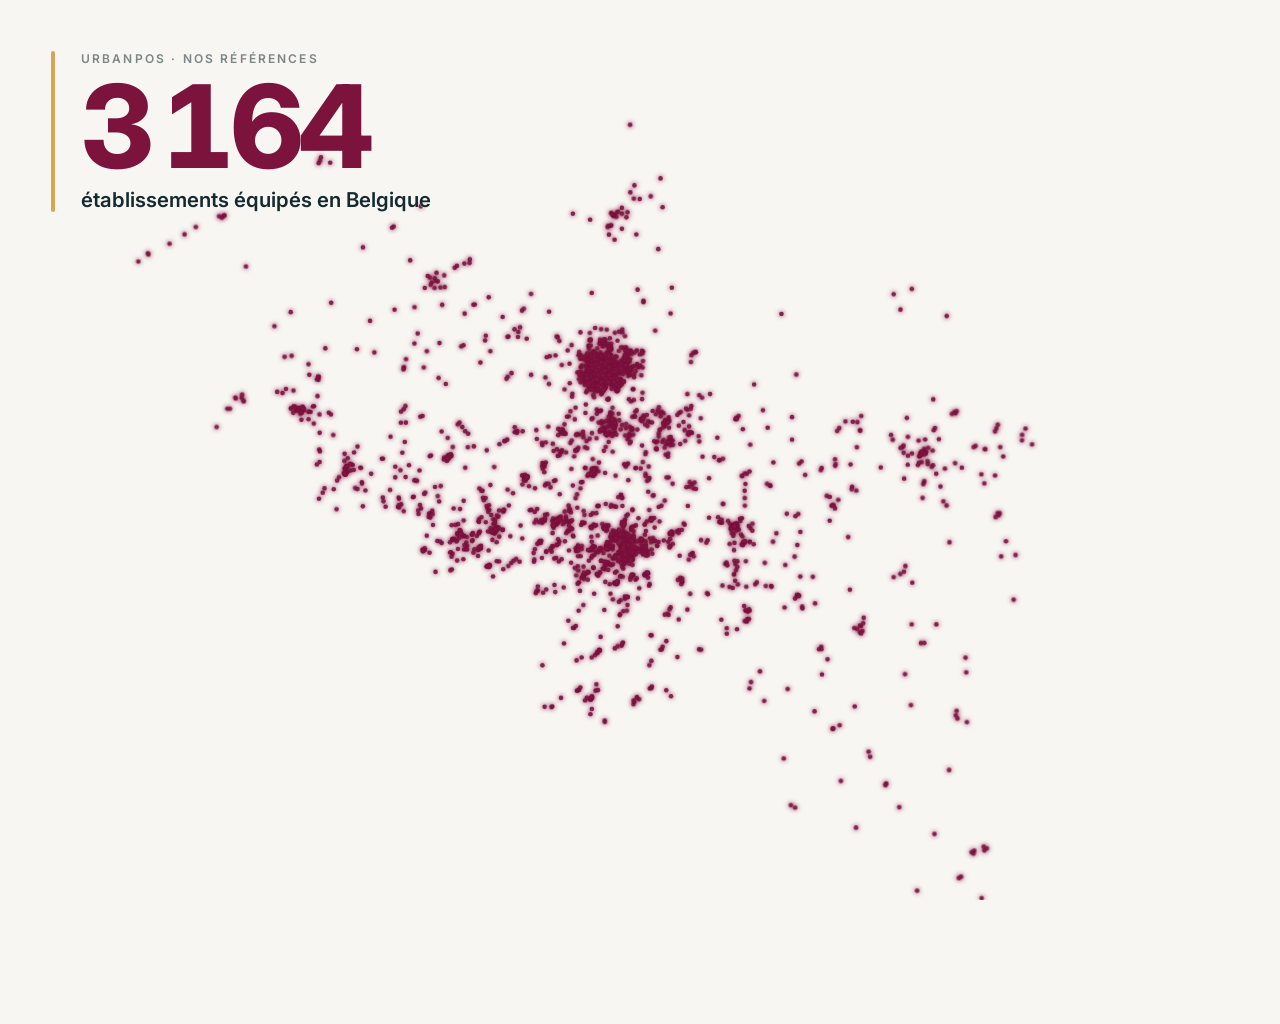
<file: embed.html>
<!DOCTYPE html>
<html lang="fr">
<head>
  <meta charset="UTF-8">
  <meta name="viewport" content="width=device-width, initial-scale=1.0">
  <title>Nos clients — URBANPOS</title>
  <meta name="description" content="Constellation des établissements équipés URBANPOS en Belgique.">

  <link rel="preconnect" href="https://fonts.googleapis.com">
  <link rel="preconnect" href="https://fonts.gstatic.com" crossorigin>
  <link href="https://fonts.googleapis.com/css2?family=Inter:wght@400;500;600;800&display=swap" rel="stylesheet">

  <style>
    :root {
      --bg: #f8f6f3;
      --primary: #7B133C;
      --primary-dark: #310818;
      --accent: #D4A853;
      --dark: #142a2e;
      --muted: rgba(20, 42, 46, 0.55);
    }

    * { box-sizing: border-box; }
    html, body {
      margin: 0;
      padding: 0;
      height: 100%;
      background: var(--bg);
      font-family: 'Inter', -apple-system, BlinkMacSystemFont, 'Segoe UI', Helvetica, Arial, sans-serif;
      color: var(--dark);
      overflow: hidden;
    }

    /* Optional transparent background via ?transparent=1 in URL */
    body.transparent { background: transparent; }

    .stage {
      position: relative;
      width: 100%;
      height: 100vh;
      min-height: 420px;
      display: grid;
      grid-template-columns: 1fr;
      grid-template-rows: 1fr;
    }

    /* Map fills the stage */
    .map {
      grid-area: 1 / 1;
      width: 100%;
      height: 100%;
    }
    .map svg {
      width: 100%;
      height: 100%;
      display: block;
    }

    /* Editorial overlay */
    .overlay {
      grid-area: 1 / 1;
      position: relative;
      pointer-events: none;
      padding: clamp(20px, 4vw, 56px);
      display: flex;
      flex-direction: column;
      justify-content: space-between;
    }

    .header {
      display: flex;
      align-items: flex-start;
      gap: clamp(12px, 2vw, 28px);
    }
    .header .accent-bar {
      width: 4px;
      align-self: stretch;
      background: var(--accent);
      border-radius: 2px;
      min-height: 70px;
    }
    .count {
      font-size: clamp(48px, 9vw, 120px);
      line-height: 0.95;
      font-weight: 800;
      color: var(--primary);
      letter-spacing: -0.04em;
      font-feature-settings: "tnum";
    }
    .label-block {
      margin-top: 6px;
    }
    .label-eyebrow {
      font-size: clamp(10px, 1vw, 12px);
      font-weight: 600;
      letter-spacing: 0.18em;
      text-transform: uppercase;
      color: var(--muted);
      margin-bottom: 6px;
    }
    .label-main {
      font-size: clamp(16px, 1.6vw, 22px);
      font-weight: 600;
      color: var(--dark);
      line-height: 1.2;
      max-width: 360px;
    }

    .footer {
      display: flex;
      align-items: flex-end;
      justify-content: space-between;
      gap: 24px;
      flex-wrap: wrap;
    }
    .legend {
      display: flex;
      align-items: center;
      gap: 8px;
      font-size: clamp(10px, 1vw, 13px);
      color: var(--muted);
      letter-spacing: 0.05em;
    }
    .legend .dot-sample {
      width: 8px;
      height: 8px;
      border-radius: 50%;
      background: var(--primary);
      box-shadow: 0 0 0 4px rgba(123, 19, 60, 0.12);
    }

    .cta {
      pointer-events: auto;
      display: inline-flex;
      align-items: center;
      gap: 6px;
      padding: 9px 14px;
      border-radius: 999px;
      background: var(--dark);
      color: var(--bg);
      text-decoration: none;
      font-size: clamp(11px, 1vw, 13px);
      font-weight: 600;
      letter-spacing: 0.02em;
      transition: background 0.2s;
    }
    .cta:hover { background: var(--primary); }
    .cta svg { width: 14px; height: 14px; }

    /* Dots inside the SVG — uniform burgundy URBANPOS */
    .dot {
      fill: var(--primary);
      opacity: 0.9;
    }

    /* Subtle text shadow over dot crowd for readability */
    .count, .label-main {
      text-shadow: 0 1px 0 rgba(248, 246, 243, 0.5);
    }

    @media (max-width: 600px) {
      .stage { min-height: 360px; }
      .header { flex-direction: row; }
      .footer { flex-direction: column; align-items: flex-start; }
    }
  </style>
</head>
<body>
  <div class="stage">
    <div class="map" aria-label="Carte des références URBANPOS en Belgique">
      <svg viewBox="0 0 1000 800" preserveAspectRatio="xMidYMid meet"
           xmlns="http://www.w3.org/2000/svg">
        <defs>
          <filter id="glow" x="-30%" y="-30%" width="160%" height="160%">
            <feGaussianBlur stdDeviation="2" result="blur"/>
            <feMerge>
              <feMergeNode in="blur"/>
              <feMergeNode in="SourceGraphic"/>
            </feMerge>
          </filter>
        </defs>
        <g id="dots" filter="url(#glow)"></g>
      </svg>
    </div>

    <div class="overlay">
      <div class="header">
        <div class="accent-bar"></div>
        <div>
          <div class="label-eyebrow">URBANPOS · NOS RÉFÉRENCES</div>
          <div class="count" id="count">—</div>
          <div class="label-block">
            <div class="label-main" id="label">établissements équipés en Belgique</div>
          </div>
        </div>
      </div>

      <div class="footer">
        <div class="legend">
          <span class="dot-sample"></span>
          <span>chaque point = un client URBANPOS</span>
        </div>
        <a class="cta" href="https://urbanpos123.github.io/carte-clients/" target="_blank" rel="noopener">
          Voir la carte interactive
          <svg viewBox="0 0 24 24" fill="none" stroke="currentColor" stroke-width="2.5" stroke-linecap="round" stroke-linejoin="round">
            <line x1="5" y1="12" x2="19" y2="12"/>
            <polyline points="12 5 19 12 12 19"/>
          </svg>
        </a>
      </div>
    </div>
  </div>

  <script>
    (function () {
      'use strict';

      // Optional transparent BG via ?transparent=1
      if (new URLSearchParams(location.search).get('transparent') === '1') {
        document.body.classList.add('transparent');
      }

      // Belgium bounds (slightly padded)
      const BOUNDS = { lonW: 2.45, lonE: 6.55, latS: 49.45, latN: 51.55 };
      const VIEW_W = 1000, VIEW_H = 800;
      const PAD = 60;

      function project(lon, lat) {
        // Apply cosine correction so Belgium has correct aspect at this latitude
        const midLat = (BOUNDS.latS + BOUNDS.latN) / 2;
        const cos = Math.cos(midLat * Math.PI / 180);
        const lonScale = (BOUNDS.lonE - BOUNDS.lonW) * cos;
        const latScale = (BOUNDS.latN - BOUNDS.latS);
        const usableW = VIEW_W - 2 * PAD;
        const usableH = VIEW_H - 2 * PAD;
        // Fit either width or height while keeping aspect ratio
        const scale = Math.min(usableW / lonScale, usableH / latScale);
        const cx = VIEW_W / 2, cy = VIEW_H / 2;
        const x = cx + ((lon - (BOUNDS.lonW + BOUNDS.lonE) / 2) * cos) * scale;
        const y = cy - ((lat - midLat)) * scale;
        return [x, y];
      }

      function jitter(seed) {
        // Tiny deterministic jitter to break perfect overlap of co-located dots
        return (Math.sin(seed * 12.9898) * 43758.5453) % 1 * 1.5 - 0.75;
      }

      const SVG_NS = 'http://www.w3.org/2000/svg';
      const g = document.getElementById('dots');

      fetch('clients.json', { cache: 'no-cache' })
        .then(function (r) { if (!r.ok) throw new Error('HTTP ' + r.status); return r.json(); })
        .then(function (data) {
          const items = (data.establishments || []).filter(function (e) {
            return typeof e.lat === 'number' && typeof e.lon === 'number';
          });
          // Update count
          document.getElementById('count').textContent =
            items.length.toLocaleString('fr-BE');
          // Render dots — smaller, no animation, just dense static constellation
          const frag = document.createDocumentFragment();
          for (let i = 0; i < items.length; i++) {
            const e = items[i];
            const p = project(e.lon, e.lat);
            const c = document.createElementNS(SVG_NS, 'circle');
            c.setAttribute('cx', (p[0] + jitter(i)).toFixed(2));
            c.setAttribute('cy', (p[1] + jitter(i + 7)).toFixed(2));
            c.setAttribute('r', '1.8');
            c.setAttribute('class', 'dot');
            frag.appendChild(c);
          }
          g.appendChild(frag);
        })
        .catch(function (err) {
          console.error('Failed to load clients.json:', err);
          document.getElementById('count').textContent = '—';
          document.getElementById('label').textContent = 'Carte momentanément indisponible';
        });
    })();
  </script>
</body>
</html>
</file>
